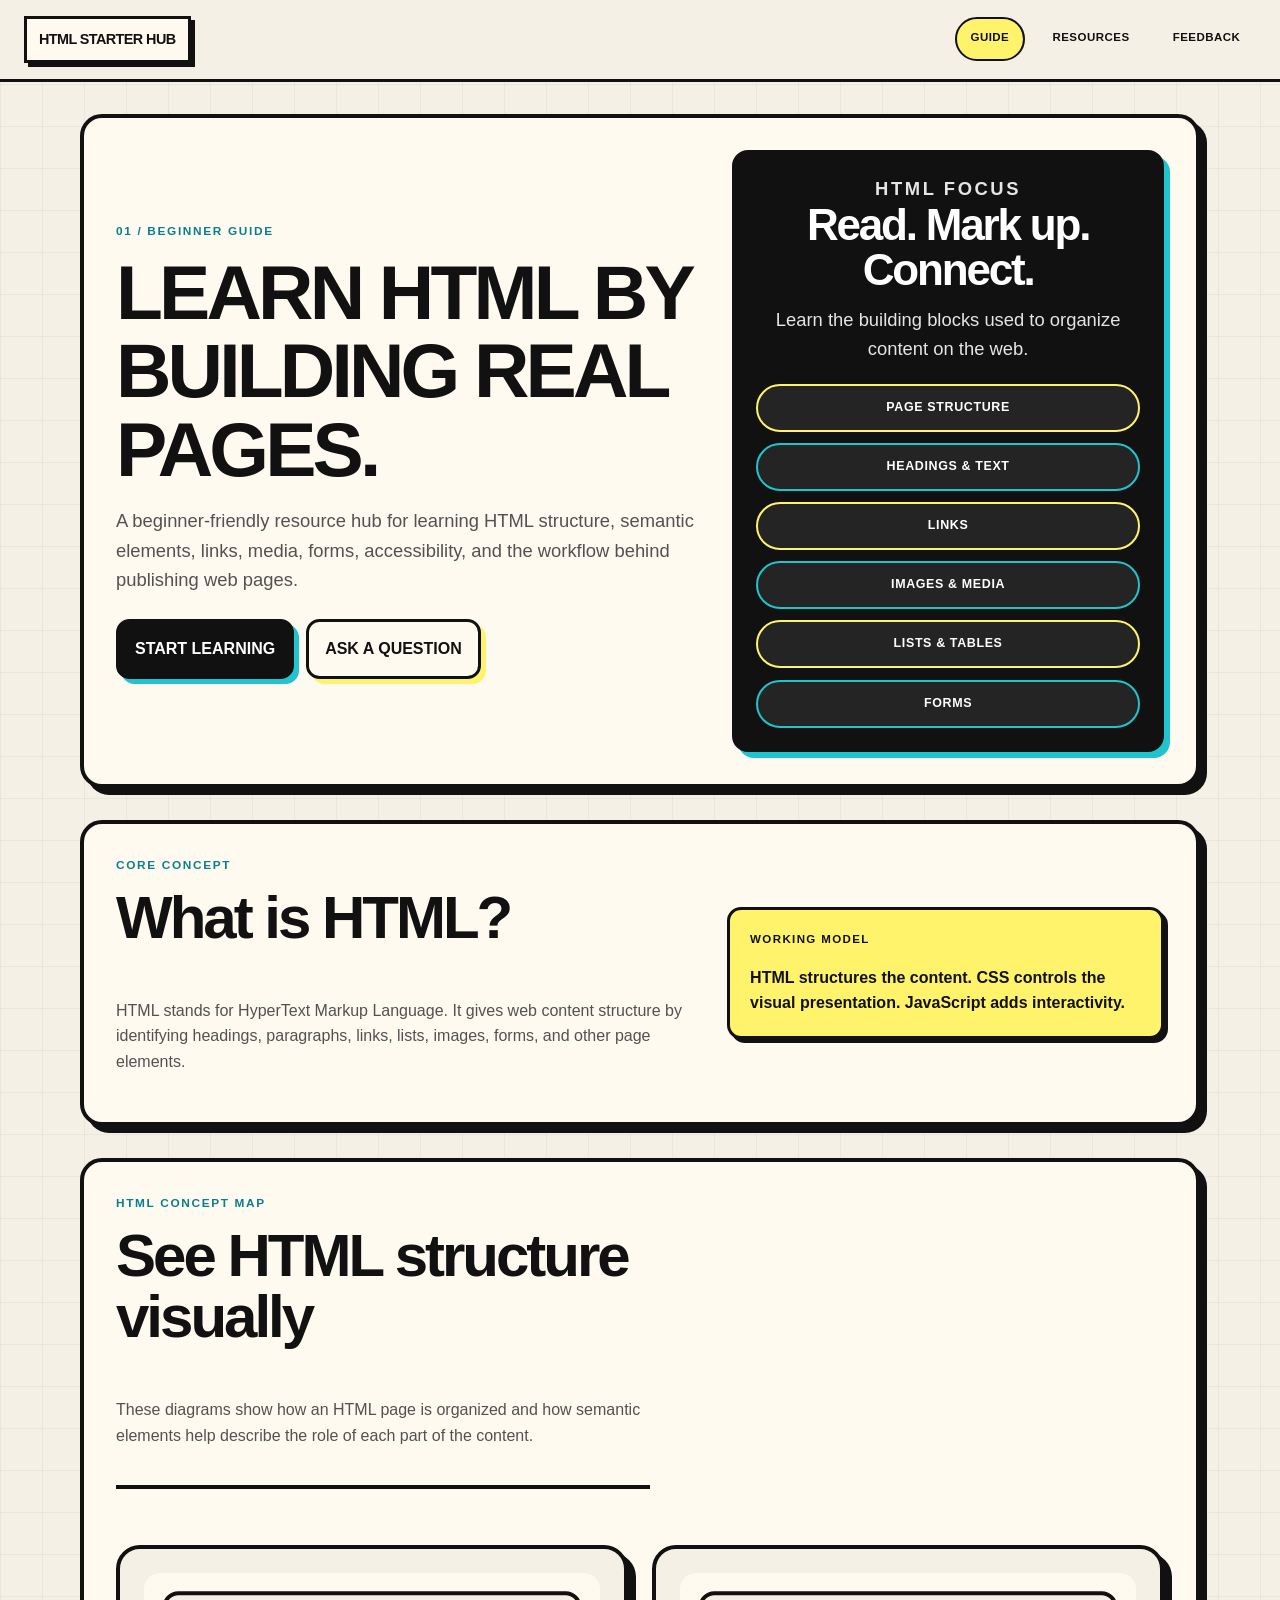
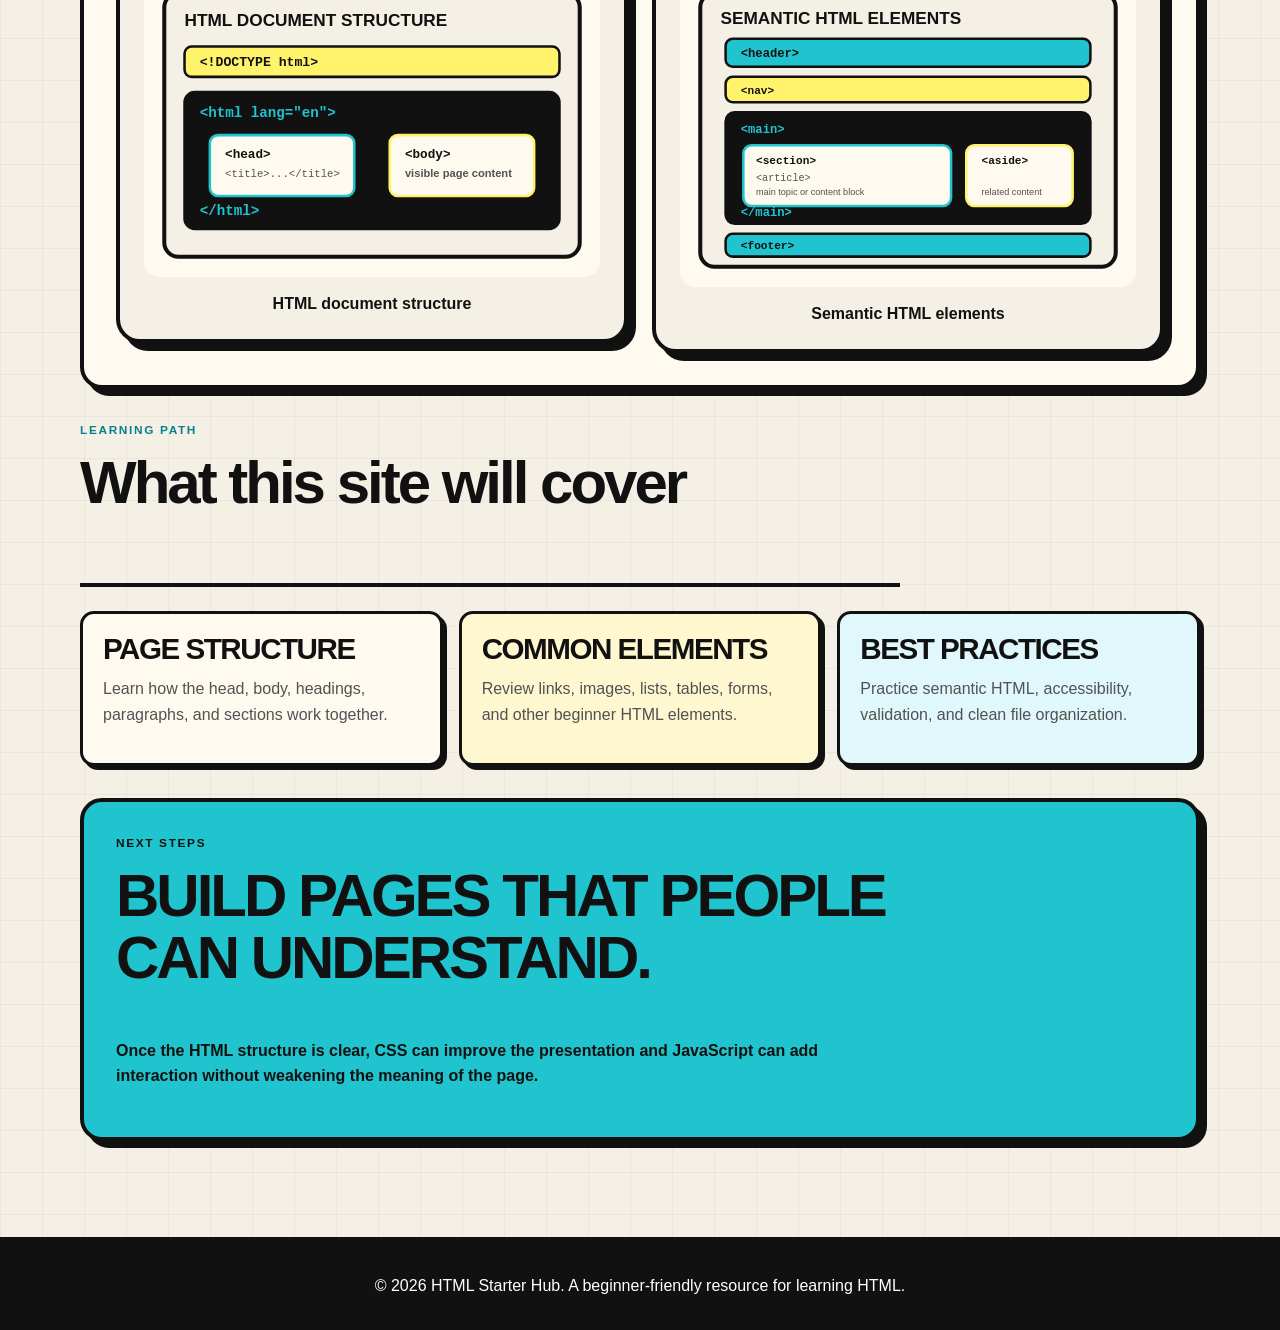
<file: index.html>
<!DOCTYPE html>
<html lang="en">

<head>
    <meta charset="UTF-8">
    <meta name="viewport" content="width=device-width, initial-scale=1.0">
    <title>HTML Starter Hub</title>
    <link rel="stylesheet" href="css/styles.css">
</head>

<body>
    <header class="site-header">
        <a class="site-logo" href="index.html">HTML Starter Hub</a>

        <nav aria-label="Main navigation">
            <ul class="nav-list">
                <li><a href="index.html" aria-current="page">Guide</a></li>
                <li><a href="resources.html">Resources</a></li>
                <li><a href="feedback.html">Feedback</a></li>
            </ul>
        </nav>
    </header>

    <main>
        <section class="hero">
            <div class="hero-copy">
                <p class="eyebrow">01 / Beginner Guide</p>

                <h1>
                    Learn HTML by building real pages.
                </h1>

                <p>
                    A beginner-friendly resource hub for learning HTML structure, semantic
                    elements, links, media, forms, accessibility, and the workflow behind
                    publishing web pages.
                </p>

                <div class="button-row">
                    <a class="button" href="resources.html">Start learning</a>
                    <a class="button button-secondary" href="feedback.html">Ask a question</a>
                </div>
            </div>

            <aside class="hero-panel" aria-label="HTML learning focus">
                <p class="panel-kicker">HTML focus</p>

                <h2>Read. Mark up. Connect.</h2>

                <p class="panel-text">
                    Learn the building blocks used to organize content on the web.
                </p>

                <ul class="focus-list">
                    <li>Page structure</li>
                    <li>Headings & text</li>
                    <li>Links</li>
                    <li>Images & media</li>
                    <li>Lists & tables</li>
                    <li>Forms</li>
                </ul>
            </aside>
        </section>

        <section class="content-panel two-column">
            <div>
                <p class="eyebrow">Core concept</p>
                <h2>What is HTML?</h2>
                <p>
                    HTML stands for HyperText Markup Language. It gives web content
                    structure by identifying headings, paragraphs, links, lists, images,
                    forms, and other page elements.
                </p>
            </div>

            <div class="definition-box">
                <p class="definition-label">Working model</p>
                <p>
                    HTML structures the content. CSS controls the visual presentation.
                    JavaScript adds interactivity.
                </p>
            </div>
        </section>

        <section class="content-panel diagram-section" aria-labelledby="diagram-title">
            <div class="section-heading">
                <p class="eyebrow">HTML concept map</p>
                <h2 id="diagram-title">See HTML structure visually</h2>
                <p>
                    These diagrams show how an HTML page is organized and how semantic
                    elements help describe the role of each part of the content.
                </p>
            </div>

            <div class="diagram-grid">
                <figure class="diagram-card">
                    <img src="images/html-structure.svg"
                        alt="Diagram showing the basic structure of an HTML document with doctype, html, head, and body.">
                    <figcaption>HTML document structure</figcaption>
                </figure>

                <figure class="diagram-card">
                    <img src="images/semantic-elements.svg"
                        alt="Diagram showing semantic HTML elements including header, nav, main, section, article, aside, and footer.">
                    <figcaption>Semantic HTML elements</figcaption>
                </figure>
            </div>
        </section>

        <section>
            <div class="section-heading">
                <p class="eyebrow">Learning path</p>
                <h2>What this site will cover</h2>
            </div>

            <div class="card-grid">
                <article class="card">
                    <h3>Page Structure</h3>
                    <p>
                        Learn how the head, body, headings, paragraphs, and sections work together.
                    </p>
                </article>

                <article class="card">
                    <h3>Common Elements</h3>
                    <p>
                        Review links, images, lists, tables, forms, and other beginner HTML elements.
                    </p>
                </article>

                <article class="card">
                    <h3>Best Practices</h3>
                    <p>
                        Practice semantic HTML, accessibility, validation, and clean file organization.
                    </p>
                </article>
            </div>
        </section>

        <section class="callout">
            <p class="eyebrow">Next steps</p>
            <h2>Build pages that people can understand.</h2>
            <p>
                Once the HTML structure is clear, CSS can improve the presentation and
                JavaScript can add interaction without weakening the meaning of the page.
            </p>
        </section>
    </main>

    <footer>
        <p>&copy; 2026 HTML Starter Hub. A beginner-friendly resource for learning HTML.</p>
    </footer>
</body>

</html>
</file>
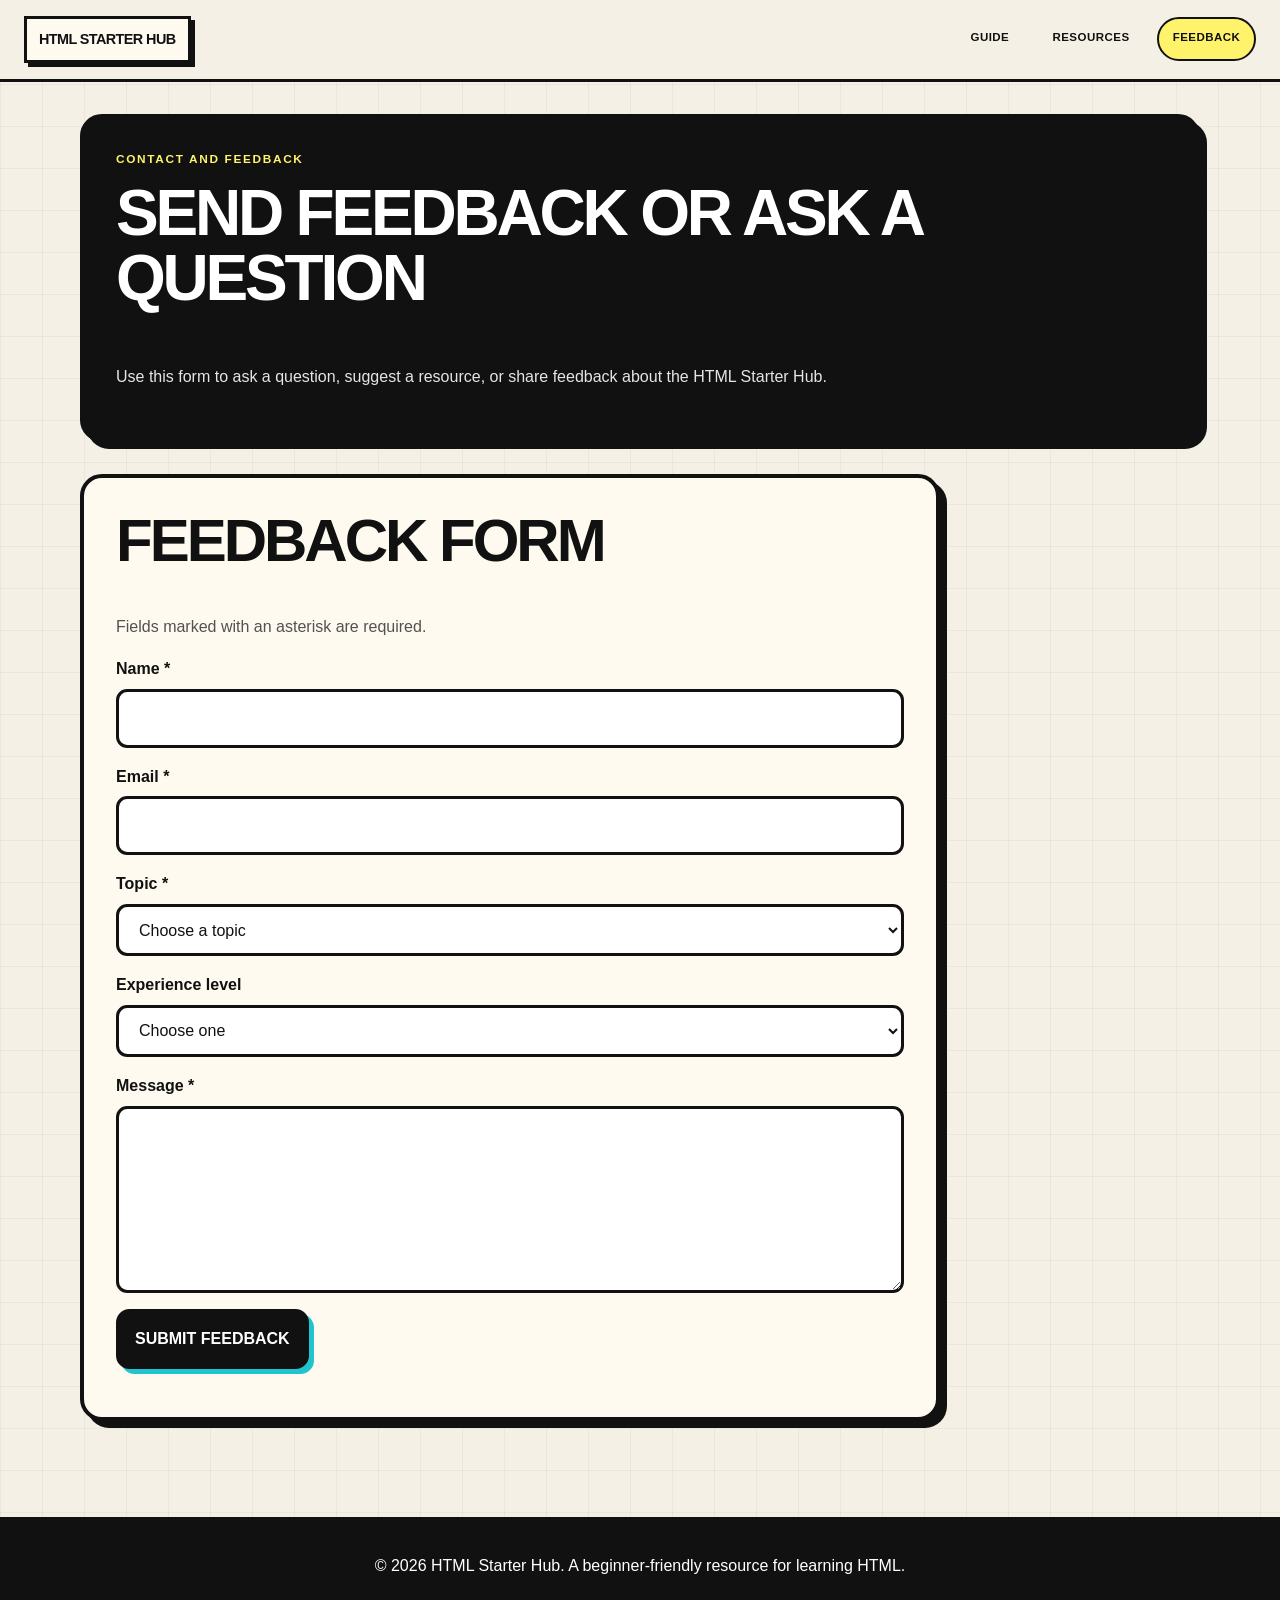
<file: feedback.html>
<!DOCTYPE html>
<html lang="en">

<head>
    <meta charset="UTF-8">
    <meta name="viewport" content="width=device-width, initial-scale=1.0">
    <title>Feedback | HTML Starter Hub</title>
    <link rel="stylesheet" href="css/styles.css">
    <script src="js/feedback.js" defer></script>
</head>

<body>
    <header class="site-header">
        <a class="site-logo" href="index.html">HTML Starter Hub</a>

        <nav aria-label="Main navigation">
            <ul class="nav-list">
                <li><a href="index.html">Guide</a></li>
                <li><a href="resources.html">Resources</a></li>
                <li><a href="feedback.html" aria-current="page">Feedback</a></li>
            </ul>
        </nav>
    </header>

    <main>
        <section class="page-header">
            <p class="eyebrow">Contact and feedback</p>
            <h1>Send Feedback or Ask a Question</h1>
            <p>
                Use this form to ask a question, suggest a resource, or share feedback
                about the HTML Starter Hub.
            </p>
        </section>

        <section class="form-card">
            <h2>Feedback Form</h2>
            <p class="form-note">Fields marked with an asterisk are required.</p>

            <form id="feedback-form" action="#" method="post">
                <div class="field">
                    <label for="name">Name <span aria-hidden="true">*</span></label>
                    <input type="text" id="name" name="name" autocomplete="name" required>
                </div>

                <div class="field">
                    <label for="email">Email <span aria-hidden="true">*</span></label>
                    <input type="email" id="email" name="email" autocomplete="email" required>
                </div>

                <div class="field">
                    <label for="topic">Topic <span aria-hidden="true">*</span></label>
                    <select id="topic" name="topic" required>
                        <option value="">Choose a topic</option>
                        <option value="html-basics">HTML basics</option>
                        <option value="css-layout">CSS layout</option>
                        <option value="javascript">JavaScript</option>
                        <option value="accessibility">Accessibility</option>
                        <option value="github-pages">GitHub Pages</option>
                    </select>
                </div>

                <div class="field">
                    <label for="experience">Experience level</label>
                    <select id="experience" name="experience">
                        <option value="">Choose one</option>
                        <option value="new">I am new to HTML</option>
                        <option value="some-practice">I have some practice</option>
                        <option value="reviewing">I am reviewing course topics</option>
                    </select>
                </div>

                <div class="field">
                    <label for="message">Message <span aria-hidden="true">*</span></label>
                    <textarea id="message" name="message" rows="6" minlength="10" required></textarea>
                </div>

                <button type="submit">Submit feedback</button>
            </form>

            <p id="form-response" class="form-response" aria-live="polite"></p>
        </section>
    </main>

    <footer>
        <p>&copy; 2026 HTML Starter Hub. A beginner-friendly resource for learning HTML.</p>
    </footer>
</body>

</html>
</file>
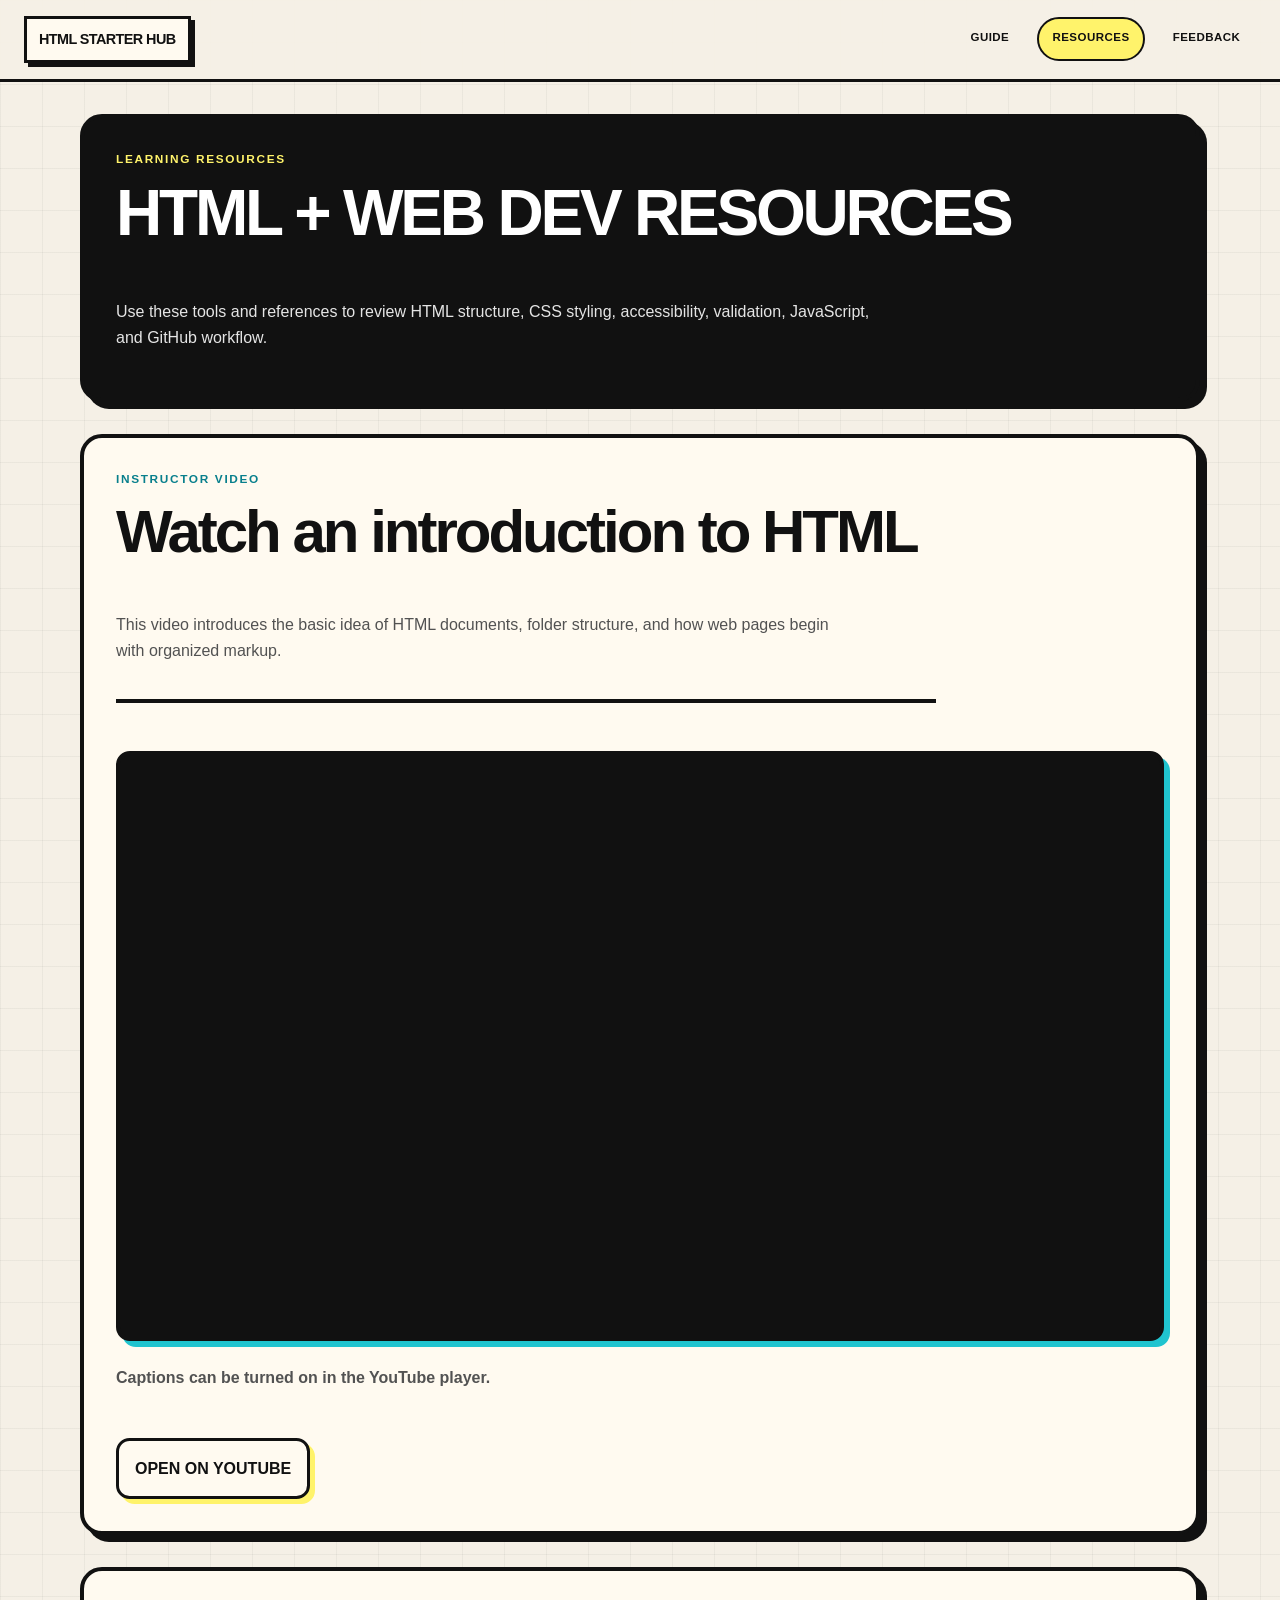
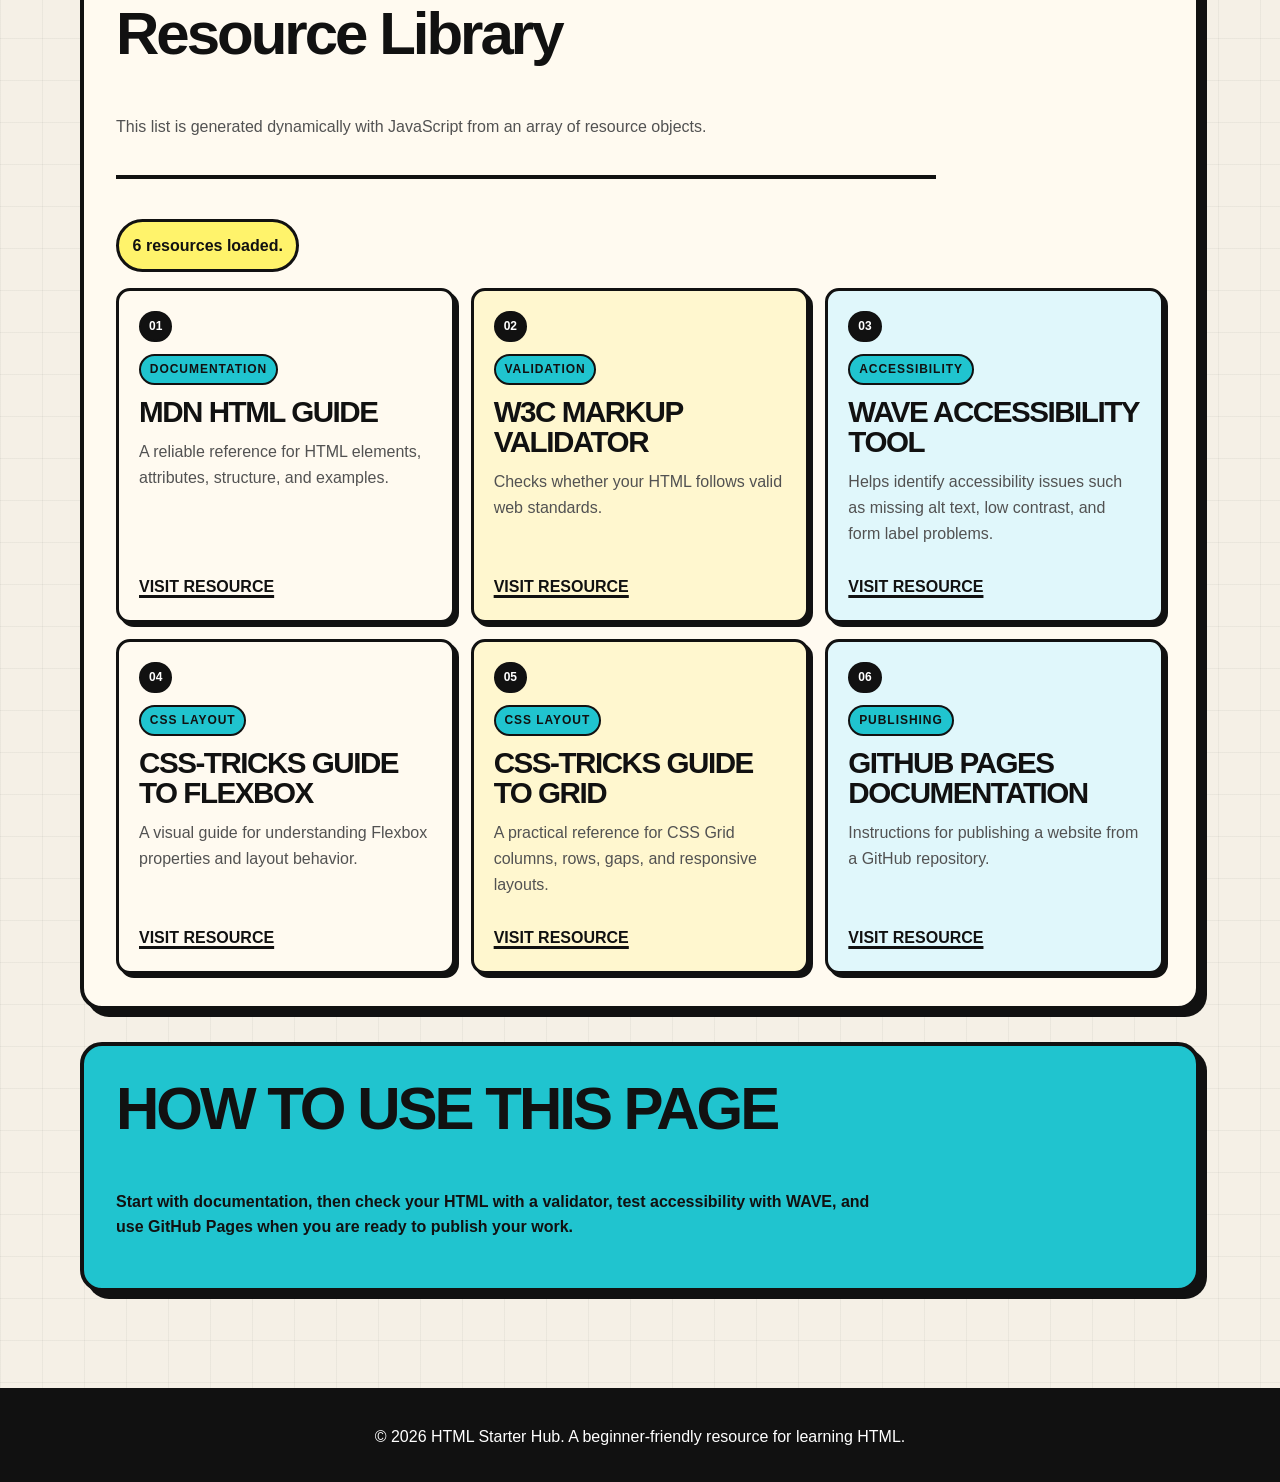
<file: resources.html>
<!DOCTYPE html>
<html lang="en">

<head>
    <meta charset="UTF-8">
    <meta name="viewport" content="width=device-width, initial-scale=1.0">
    <meta name="referrer" content="strict-origin-when-cross-origin">
    <title>Resources | HTML Starter Hub</title>
    <link rel="stylesheet" href="css/styles.css">
    <script src="js/resources.js" defer></script>
</head>

<body>
    <header class="site-header">
        <a class="site-logo" href="index.html">HTML Starter Hub</a>

        <nav aria-label="Main navigation">
            <ul class="nav-list">
                <li><a href="index.html">Guide</a></li>
                <li><a href="resources.html" aria-current="page">Resources</a></li>
                <li><a href="feedback.html">Feedback</a></li>
            </ul>
        </nav>
    </header>

    <main>
        <section class="page-header">
            <p class="eyebrow">Learning resources</p>
            <h1>HTML + Web Dev Resources</h1>
            <p>
                Use these tools and references to review HTML structure, CSS styling,
                accessibility, validation, JavaScript, and GitHub workflow.
            </p>
        </section>
        <section class="content-panel video-resource" aria-labelledby="video-resource-title">
            <div class="section-heading">
                <p class="eyebrow">Instructor video</p>
                <h2 id="video-resource-title">Watch an introduction to HTML</h2>
                <p>
                    This video introduces the basic idea of HTML documents, folder structure,
                    and how web pages begin with organized markup.
                </p>
            </div>

            <div class="video-frame">
                <iframe src="https://www.youtube.com/embed/cE97dvLbjcI?cc_load_policy=1&amp;cc_lang_pref=en"
                    title="Introduction to HTML - INF 6420 - Web Development" loading="lazy"
                    allow="accelerometer; autoplay; clipboard-write; encrypted-media; gyroscope; picture-in-picture; web-share"
                    referrerpolicy="strict-origin-when-cross-origin" allowfullscreen>
                </iframe>
            </div>

            <p class="video-note">
                Captions can be turned on in the YouTube player.
            </p>

            <div class="button-row">
                <a class="button button-secondary" href="https://youtu.be/cE97dvLbjcI" target="_blank" rel="noopener">
                    Open on YouTube
                </a>
            </div>
        </section>
        <section class="content-panel">
            <div class="section-heading">
                <h2>Resource Library</h2>
                <p>
                    This list is generated dynamically with JavaScript from an array of resource objects.
                </p>
            </div>

            <p id="resources-status" class="status-message">Loading resources...</p>

            <div id="resource-list" class="card-grid" aria-live="polite"></div>

            <noscript>
                <p class="status-message">
                    JavaScript is required to display the dynamic resource list.
                </p>
            </noscript>
        </section>

        <section class="callout">
            <h2>How to use this page</h2>
            <p>
                Start with documentation, then check your HTML with a validator,
                test accessibility with WAVE, and use GitHub Pages when you are ready
                to publish your work.
            </p>
        </section>
    </main>

    <footer>
        <p>&copy; 2026 HTML Starter Hub. A beginner-friendly resource for learning HTML.</p>
    </footer>
</body>

</html>
</file>
<file: css/styles.css>
:root {
    --bg: #f5f0e6;
    --surface: #fffaf0;
    --surface-alt: #fff7cf;
    --surface-blue: #e0f7fb;
    --ink: #111111;
    --muted: #525252;
    --line: #111111;
    --accent: #20c4cf;
    --accent-dark: #087f8c;
    --yellow: #fff36b;
    --dark: #111111;
    --white: #ffffff;
    --success-bg: #e9f8ed;
    --success-text: #0c5c2e;
    --radius: 22px;
    --shadow: 7px 7px 0 var(--line);
    --shadow-small: 4px 4px 0 var(--line);
    --max-width: 1120px;
}

/* Base */

*,
*::before,
*::after {
    box-sizing: border-box;
}

html {
    scroll-behavior: smooth;
}

body {
    margin: 0;
    color: var(--ink);
    background-color: var(--bg);
    background-image:
        linear-gradient(rgba(17, 17, 17, 0.045) 1px, transparent 1px),
        linear-gradient(90deg, rgba(17, 17, 17, 0.045) 1px, transparent 1px);
    background-size: 42px 42px;
    font-family: Arial, Helvetica, sans-serif;
    line-height: 1.6;
    overflow-x: hidden;
}

img,
video,
iframe {
    max-width: 100%;
    height: auto;
}

a {
    color: inherit;
}

code {
    font-family: "Courier New", Courier, monospace;
}

::selection {
    color: var(--ink);
    background: var(--yellow);
}

a:focus-visible,
button:focus-visible,
input:focus-visible,
select:focus-visible,
textarea:focus-visible {
    outline: 4px solid var(--accent);
    outline-offset: 4px;
}

/* Header and navigation */

.site-header {
    display: grid;
    gap: 1rem;
    padding: 1rem;
    background: rgba(245, 240, 230, 0.97);
    border-bottom: 3px solid var(--line);
}

.site-logo {
    display: inline-block;
    width: fit-content;
    max-width: 100%;
    padding: 0.55rem 0.75rem;
    color: var(--ink);
    background: var(--surface);
    border: 3px solid var(--line);
    box-shadow: var(--shadow-small);
    font-size: 0.9rem;
    font-weight: 900;
    letter-spacing: -0.04em;
    text-decoration: none;
    text-transform: uppercase;
}

.site-logo:hover,
.site-logo:focus {
    background: var(--yellow);
}

.nav-list {
    display: grid;
    grid-template-columns: repeat(3, minmax(0, 1fr));
    gap: 0.5rem;
    padding: 0;
    margin: 0;
    list-style: none;
}

.nav-list a {
    display: block;
    min-height: 44px;
    padding: 0.7rem 0.35rem;
    color: var(--ink);
    border: 2px solid transparent;
    border-radius: 999px;
    font-size: 0.68rem;
    font-weight: 900;
    letter-spacing: 0.04em;
    text-align: center;
    text-decoration: none;
    text-transform: uppercase;
}

.nav-list a:hover,
.nav-list a:focus,
.nav-list a[aria-current="page"] {
    background: var(--yellow);
    border-color: var(--line);
}

/* Main layout */

main {
    width: min(100% - 1rem, var(--max-width));
    margin: 0 auto;
    padding: 1rem 0 4rem;
}

section {
    margin-bottom: 1.5rem;
}

/* Typography */

h1,
h2,
h3 {
    margin-top: 0;
    color: var(--ink);
    line-height: 1.02;
    letter-spacing: -0.05em;
}

h1 {
    font-size: clamp(2.45rem, 9vw, 5rem);
}

h2 {
    font-size: clamp(1.9rem, 7vw, 3.75rem);
}

h3 {
    font-size: clamp(1.25rem, 4vw, 1.85rem);
}

p {
    color: var(--muted);
}

.eyebrow,
.panel-kicker {
    margin: 0 0 0.75rem;
    color: var(--accent-dark);
    font-size: 0.74rem;
    font-weight: 900;
    letter-spacing: 0.14em;
    text-transform: uppercase;
}

/* Buttons */

.button-row {
    display: grid;
    gap: 0.75rem;
    margin-top: 1.5rem;
}

.button,
button {
    display: inline-block;
    width: 100%;
    min-height: 48px;
    padding: 0.9rem 1rem;
    color: var(--white);
    background: var(--dark);
    border: 3px solid var(--line);
    border-radius: 0.85rem;
    box-shadow: 5px 5px 0 var(--accent);
    font: inherit;
    font-weight: 900;
    text-align: center;
    text-decoration: none;
    text-transform: uppercase;
    cursor: pointer;
    transition:
        transform 160ms ease,
        box-shadow 160ms ease,
        background 160ms ease,
        color 160ms ease;
}

.button-secondary,
.button-outline {
    color: var(--ink);
    background: var(--surface);
    box-shadow: 5px 5px 0 var(--yellow);
}

.button:hover,
.button:focus,
button:hover,
button:focus {
    color: var(--ink);
    background: var(--yellow);
    box-shadow: 7px 7px 0 var(--line);
    transform: translate(-2px, -2px);
}

/* Shared card frame */

.hero,
.content-panel,
.form-card,
.callout,
.page-header,
.concept-panel,
.lesson-overview,
.code-showcase {
    padding: clamp(1.25rem, 4vw, 2rem);
    background: var(--surface);
    border: 4px solid var(--line);
    border-radius: var(--radius);
    box-shadow: var(--shadow);
}

/* Hero */

.hero {
    display: grid;
    gap: 1.25rem;
}

.hero h1 {
    max-width: 880px;
    margin-bottom: 1rem;
    text-transform: uppercase;
}

.hero p:not(.eyebrow) {
    max-width: 720px;
    margin-bottom: 0;
    font-size: clamp(1rem, 2vw, 1.15rem);
}

.hero-panel {
    padding: 1.25rem;
    color: var(--white);
    background: var(--dark);
    border: 4px solid var(--line);
    border-radius: calc(var(--radius) - 6px);
    box-shadow: 6px 6px 0 var(--accent);
}

.hero-panel h2 {
    max-width: 680px;
    margin-bottom: 0.75rem;
    color: var(--white);
    font-size: clamp(1.75rem, 6vw, 2.75rem);
    text-align: center;
}

.hero-panel p {
    color: #e5e5e5;
    text-align: center;
}

.panel-kicker {
    color: var(--yellow);
    text-align: center;
}

.panel-text {
    max-width: 580px;
    margin: 0 auto;
}

.focus-list,
.check-list {
    display: grid;
    grid-template-columns: 1fr;
    gap: 0.7rem;
    width: 100%;
    max-width: 720px;
    padding: 0;
    margin: 1.25rem auto 0;
    list-style: none;
}

.focus-list li,
.check-list li {
    display: flex;
    align-items: center;
    justify-content: center;
    min-height: 3rem;
    padding: 0.75rem 0.9rem;
    color: var(--white);
    background: rgba(255, 255, 255, 0.08);
    border: 2px solid rgba(255, 255, 255, 0.25);
    border-radius: 999px;
    font-size: 0.78rem;
    font-weight: 900;
    letter-spacing: 0.05em;
    text-align: center;
    text-transform: uppercase;
}

.focus-list li:nth-child(odd),
.check-list li:nth-child(odd) {
    border-color: var(--yellow);
}

.focus-list li:nth-child(even),
.check-list li:nth-child(even) {
    border-color: var(--accent);
}

.check-list li::before {
    content: "✓";
    display: inline-grid;
    place-items: center;
    width: 1.25rem;
    height: 1.25rem;
    margin-right: 0.55rem;
    color: var(--ink);
    background: var(--yellow);
    border: 2px solid var(--line);
    border-radius: 0.25rem;
    font-size: 0.8rem;
    font-weight: 900;
    flex: 0 0 auto;
}

/* What is HTML section */

.two-column {
    display: grid;
    gap: 1.25rem;
}

.definition-box {
    padding: 1.25rem;
    background: var(--yellow);
    border: 3px solid var(--line);
    border-radius: calc(var(--radius) - 8px);
    box-shadow: var(--shadow-small);
}

.definition-box p {
    margin-bottom: 0;
    color: var(--ink);
    font-weight: 800;
}

.definition-label {
    margin: 0 0 0.6rem;
    color: var(--ink);
    font-size: 0.72rem;
    font-weight: 900;
    letter-spacing: 0.12em;
    text-transform: uppercase;
}

/* Concept / lesson overview */

.concept-panel,
.lesson-overview {
    background: var(--surface);
}

.section-heading,
.lesson-intro {
    max-width: 820px;
    margin-bottom: 1.5rem;
    padding-bottom: 1.25rem;
    border-bottom: 4px solid var(--line);
}

.section-heading p,
.lesson-intro p {
    max-width: 720px;
}

.concept-grid,
.lesson-list {
    display: grid;
    grid-template-columns: 1fr;
    gap: 1rem;
}

.concept-card,
.lesson-item {
    min-width: 0;
    padding: 1.25rem;
    background: var(--surface);
    border: 3px solid var(--line);
    border-radius: calc(var(--radius) - 8px);
    box-shadow: var(--shadow-small);
}

.concept-card:nth-child(2),
.lesson-item:nth-child(2) {
    background: var(--surface-alt);
}

.concept-card:nth-child(3),
.lesson-item:nth-child(3) {
    background: var(--surface-blue);
}

.concept-number,
.lesson-number {
    display: inline-block;
    margin: 0 0 0.9rem;
    padding: 0.25rem 0.6rem;
    color: var(--white);
    background: var(--dark);
    border: 2px solid var(--line);
    border-radius: 999px;
    font-size: 0.75rem;
    font-weight: 900;
}

.concept-card h3,
.lesson-item h3 {
    margin-bottom: 0.75rem;
    font-size: clamp(1.35rem, 5vw, 1.9rem);
    line-height: 1.08;
    letter-spacing: -0.04em;
    text-transform: uppercase;
    overflow-wrap: break-word;
}

.concept-card p,
.lesson-item p {
    margin-top: 0;
}

.concept-card p:last-child,
.lesson-item p:last-child {
    margin-bottom: 0;
}

.concept-card code,
.lesson-item code {
    display: inline-block;
    max-width: 100%;
    padding: 0.12rem 0.28rem;
    color: var(--ink);
    background: var(--yellow);
    border: 1px solid var(--line);
    border-radius: 0.25rem;
    font-size: 0.9em;
    overflow-wrap: anywhere;
}

/* Optional code showcase, if still present in the HTML */

.code-showcase {
    display: grid;
    gap: 1.25rem;
}

.code-copy p {
    max-width: 620px;
}

.code-card {
    min-width: 0;
    color: #e7faff;
    background: #151515;
    border: 4px solid var(--line);
    border-radius: calc(var(--radius) - 8px);
    box-shadow: 6px 6px 0 var(--accent);
    overflow: hidden;
}

.code-card-top {
    display: flex;
    gap: 0.5rem;
    padding: 0.75rem;
    background: var(--yellow);
    border-bottom: 4px solid var(--line);
}

.code-card-top span {
    width: 0.85rem;
    height: 0.85rem;
    background: var(--surface);
    border: 2px solid var(--line);
    border-radius: 50%;
}

.code-card pre,
pre {
    max-height: 320px;
    overflow: auto;
    margin: 0;
    padding: 1rem;
    color: #e7faff;
    background: #151515;
    font-size: 0.72rem;
    line-height: 1.65;
    white-space: pre;
}

/* Learning cards and resource cards */

.card-grid {
    display: grid;
    grid-template-columns: 1fr;
    gap: 1rem;
    counter-reset: resource-card;
}

.card,
.resource-card {
    display: flex;
    flex-direction: column;
    gap: 0.75rem;
    min-width: 0;
    min-height: auto;
    padding: 1.25rem;
    background: var(--surface);
    border: 3px solid var(--line);
    border-radius: calc(var(--radius) - 8px);
    box-shadow: var(--shadow-small);
    transition:
        transform 160ms ease,
        box-shadow 160ms ease;
}

.card:nth-child(2),
.resource-card:nth-child(3n + 2) {
    background: var(--surface-alt);
}

.card:nth-child(3),
.resource-card:nth-child(3n) {
    background: var(--surface-blue);
}

.card:hover,
.resource-card:hover {
    box-shadow: var(--shadow);
    transform: translate(-3px, -3px);
}

.card h3,
.resource-card h3 {
    margin-bottom: 0;
    text-transform: uppercase;
    overflow-wrap: break-word;
}

.card p,
.resource-card p {
    margin-top: 0;
}

.resource-card::before {
    counter-increment: resource-card;
    content: "0" counter(resource-card);
    width: fit-content;
    padding: 0.25rem 0.5rem;
    color: var(--white);
    background: var(--dark);
    border: 2px solid var(--line);
    border-radius: 999px;
    font-size: 0.75rem;
    font-weight: 900;
}

.resource-card a {
    margin-top: auto;
    font-weight: 900;
    text-transform: uppercase;
    text-decoration-thickness: 0.16em;
    text-underline-offset: 0.2em;
}

.tag {
    display: inline-block;
    width: fit-content;
    padding: 0.25rem 0.55rem;
    color: var(--ink);
    background: var(--accent);
    border: 2px solid var(--line);
    border-radius: 999px;
    font-size: 0.75rem;
    font-weight: 900;
    letter-spacing: 0.08em;
    text-transform: uppercase;
}

.status-message {
    display: inline-block;
    padding: 0.65rem 0.85rem;
    color: var(--ink);
    background: var(--yellow);
    border: 3px solid var(--line);
    border-radius: 999px;
    font-weight: 800;
}

/* Callout */

.callout {
    background: var(--accent);
}

.callout h2 {
    max-width: 900px;
    text-transform: uppercase;
}

.callout p {
    max-width: 760px;
    color: var(--ink);
    font-weight: 700;
}

/* Resources and feedback page headers */

.page-header {
    color: var(--white);
    background: var(--dark);
}

.page-header h1 {
    max-width: 900px;
    color: var(--white);
    font-size: clamp(2.35rem, 8vw, 4.8rem);
    text-transform: uppercase;
}

.page-header p {
    max-width: 760px;
    color: #e5e5e5;
}

.page-header .eyebrow {
    color: var(--yellow);
}

/* Forms */

.form-card {
    max-width: 860px;
}

.form-card h2 {
    text-transform: uppercase;
}

.form-note {
    margin-top: -0.4rem;
}

.field {
    display: flex;
    flex-direction: column;
    gap: 0.45rem;
    margin-bottom: 1rem;
}

label {
    color: var(--ink);
    font-weight: 900;
}

input,
select,
textarea {
    width: 100%;
    padding: 0.85rem 1rem;
    color: var(--ink);
    background: var(--white);
    border: 3px solid var(--line);
    border-radius: 0.7rem;
    font: inherit;
}

input:focus,
select:focus,
textarea:focus {
    background: #ffffff;
    border-color: var(--accent-dark);
}

textarea {
    resize: vertical;
}

.form-response {
    margin-top: 1rem;
    font-weight: 900;
}

.success-message {
    padding: 0.85rem 1rem;
    color: var(--success-text);
    background: var(--success-bg);
    border: 3px solid var(--success-text);
    border-radius: 0.7rem;
}

/* Media */

.media-wrapper {
    overflow: hidden;
    background: var(--surface);
    border: 4px solid var(--line);
    border-radius: var(--radius);
    box-shadow: var(--shadow);
}

.media-wrapper iframe,
.media-wrapper video {
    display: block;
    width: 100%;
    aspect-ratio: 16 / 9;
    border: 0;
}

/* Footer */

footer {
    padding: 2rem 1rem;
    color: var(--white);
    background: var(--dark);
    border-top: 4px solid var(--line);
    text-align: center;
}

footer p {
    margin: 0;
    color: var(--white);
}

/* Tablet */

@media (min-width: 700px) {
    .site-header {
        position: sticky;
        top: 0;
        z-index: 50;
        grid-template-columns: auto 1fr;
        align-items: center;
        padding: 1rem 1.5rem;
    }

    .nav-list {
        display: flex;
        justify-content: flex-end;
        align-items: center;
        gap: 0.75rem;
    }

    .nav-list a {
        padding: 0.55rem 0.85rem;
        font-size: 0.72rem;
    }

    main {
        width: min(100% - 2rem, var(--max-width));
        padding-top: 1.5rem;
    }

    section {
        margin-bottom: 1.75rem;
    }

    .button-row {
        display: flex;
        flex-wrap: wrap;
    }

    .button,
    button {
        width: fit-content;
    }

    .focus-list,
    .check-list {
        grid-template-columns: repeat(2, minmax(0, 1fr));
    }

    .concept-grid,
    .lesson-list,
    .card-grid {
        grid-template-columns: repeat(2, minmax(0, 1fr));
    }

    .concept-card:first-child,
    .lesson-item:first-child {
        grid-column: 1 / -1;
    }

    .code-showcase {
        grid-template-columns: 1fr;
    }
}

/* Desktop */

@media (min-width: 1000px) {
    main {
        width: min(var(--max-width), calc(100% - 3rem));
        padding-top: 2rem;
    }

    section {
        margin-bottom: 2rem;
    }

    .hero {
        grid-template-columns: minmax(0, 1.15fr) minmax(300px, 0.85fr);
        align-items: center;
        gap: 2rem;
    }

    .hero-panel {
        align-self: stretch;
        display: flex;
        flex-direction: column;
        justify-content: center;
    }

    .focus-list,
    .check-list {
        grid-template-columns: 1fr;
    }

    .two-column {
        grid-template-columns: 1.15fr 0.85fr;
        align-items: center;
    }

    .concept-grid,
    .lesson-list,
    .card-grid {
        grid-template-columns: repeat(3, minmax(0, 1fr));
    }

    .concept-card:first-child,
    .lesson-item:first-child {
        grid-column: auto;
    }

    .code-showcase {
        grid-template-columns: minmax(0, 0.8fr) minmax(0, 1.2fr);
        align-items: start;
    }
}

/* Wide desktop */

@media (min-width: 1200px) {
    h1 {
        font-size: clamp(4.8rem, 6vw, 5.8rem);
    }

    .page-header h1 {
        font-size: clamp(4rem, 5vw, 5.2rem);
    }
}

/* Very small phones */

@media (max-width: 380px) {
    main {
        width: min(100% - 0.75rem, var(--max-width));
    }

    .site-header {
        padding: 0.85rem;
    }

    .site-logo {
        font-size: 0.78rem;
    }

    .nav-list {
        gap: 0.35rem;
    }

    .nav-list a {
        font-size: 0.6rem;
        padding-inline: 0.2rem;
    }

    .hero,
    .content-panel,
    .form-card,
    .callout,
    .page-header,
    .concept-panel,
    .lesson-overview,
    .code-showcase {
        border-width: 3px;
        box-shadow: 5px 5px 0 var(--line);
    }

    .hero-panel,
    .card,
    .resource-card,
    .concept-card,
    .lesson-item,
    .definition-box {
        border-width: 3px;
        box-shadow: 4px 4px 0 var(--line);
    }
}

/* Reduced motion */

@media (prefers-reduced-motion: reduce) {
    html {
        scroll-behavior: auto;
    }

    *,
    *::before,
    *::after {
        transition: none !important;
    }
}

/* =========================
   Diagram section
   ========================= */

.diagram-section {
    display: grid;
    gap: 2rem;
}

.diagram-section .section-heading {
    max-width: 60ch;
}

.diagram-grid {
    display: grid;
    grid-template-columns: 1fr;
    gap: 1.5rem;
    align-items: start;
}

.diagram-card {
    margin: 0;
    padding: 1.25rem;
    background: #f5f0e6;
    border: 4px solid #111111;
    border-radius: 24px;
    box-shadow: 8px 8px 0 #111111;
}

.diagram-card img {
    display: block;
    width: 100%;
    height: auto;
    border-radius: 16px;
}

.diagram-card figcaption {
    margin-top: 1rem;
    font-size: 1rem;
    font-weight: 700;
    line-height: 1.4;
    text-align: center;
}

/* Tablet */
@media (min-width: 700px) {
    .diagram-card {
        padding: 1.5rem;
    }
}

/* Desktop */
@media (min-width: 1000px) {
    .diagram-grid {
        grid-template-columns: repeat(2, minmax(0, 1fr));
    }
}

/* Small mobile */
@media (max-width: 480px) {
    .diagram-card {
        padding: 1rem;
        border-radius: 20px;
        box-shadow: 6px 6px 0 #111111;
    }

    .diagram-card figcaption {
        font-size: 0.95rem;
    }
}

/* Instructor video */

.video-resource {
    display: grid;
    gap: 1.5rem;
}

.video-frame {
    width: 100%;
    aspect-ratio: 16 / 9;
    overflow: hidden;
    background: var(--dark);
    border: 4px solid var(--line);
    border-radius: calc(var(--radius) - 8px);
    box-shadow: 6px 6px 0 var(--accent);
}

.video-frame iframe {
    display: block;
    width: 100%;
    height: 100%;
    border: 0;
}

.video-note {
    margin: 0;
    color: var(--muted);
    font-weight: 700;
}
</file>
